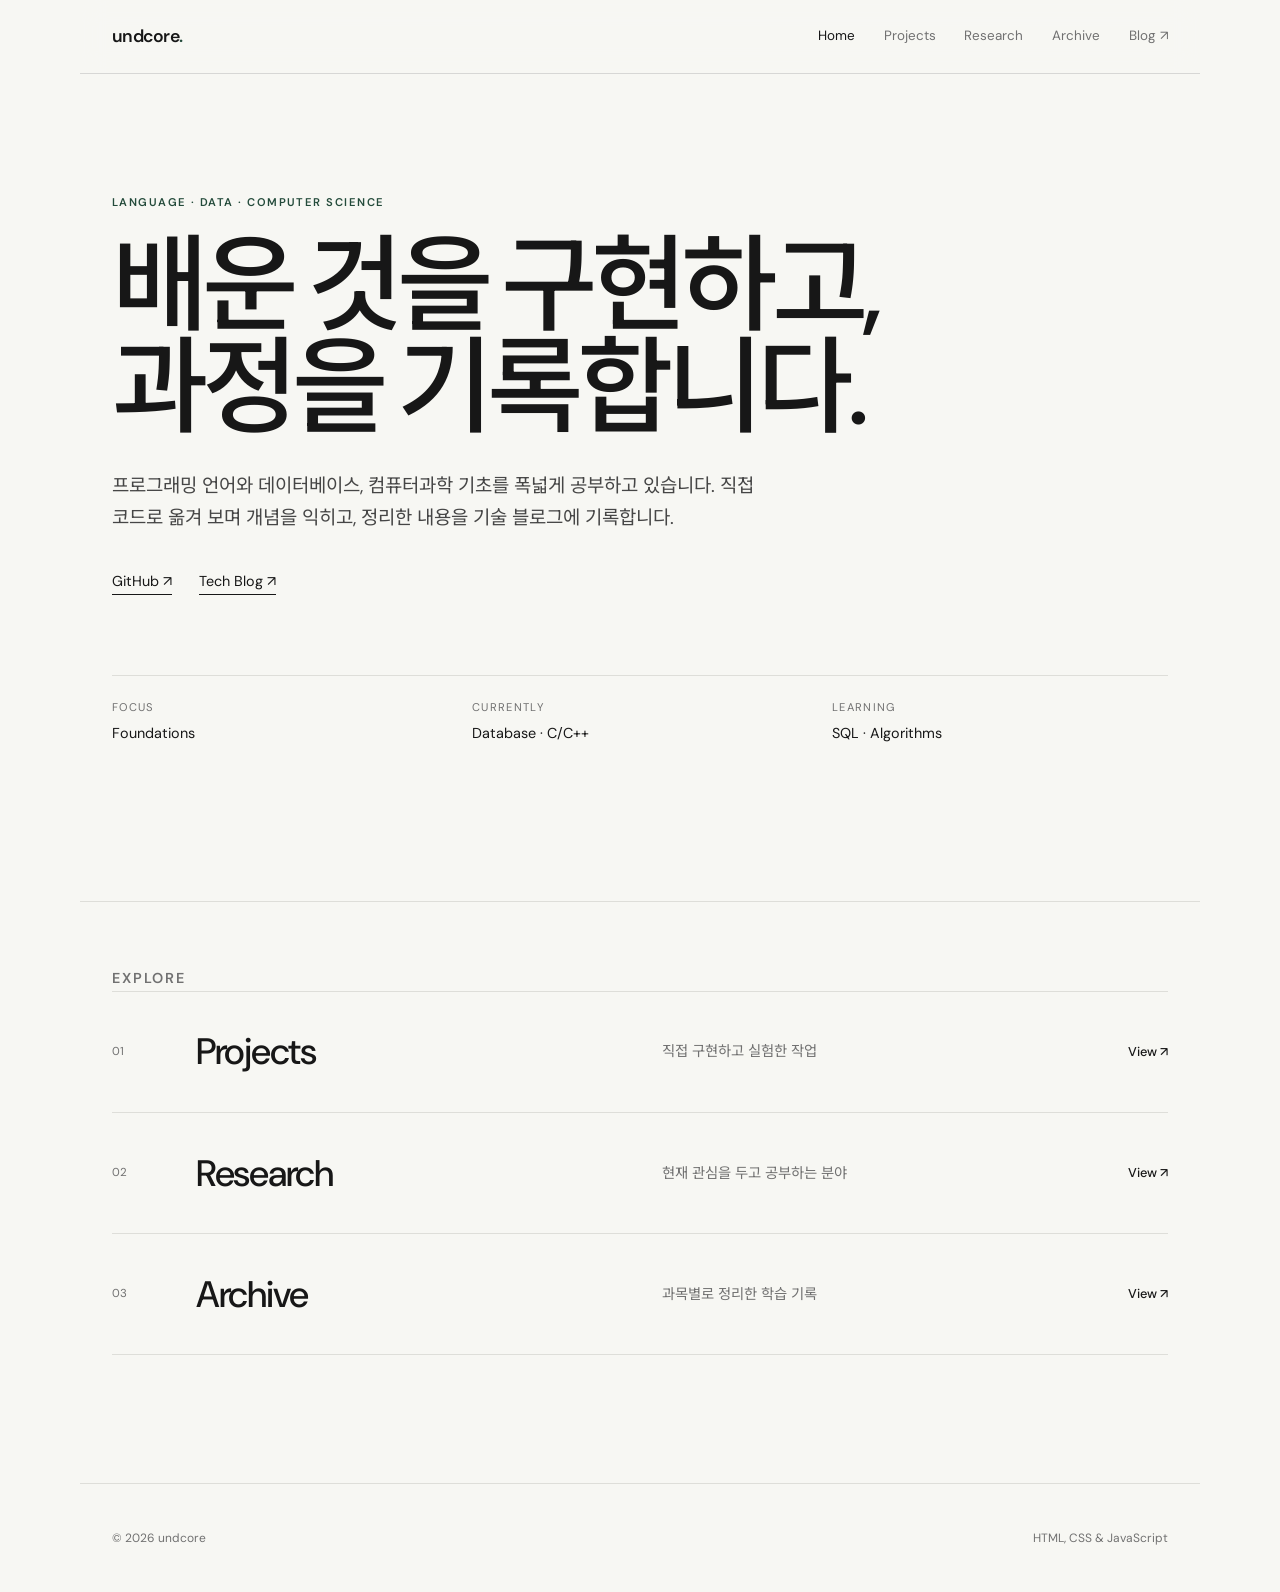
<file: index.html>
<!doctype html>
<html lang="ko">
<head>
  <meta charset="utf-8"><meta name="viewport" content="width=device-width, initial-scale=1">
  <title>undcore | Portfolio</title>
  <link rel="icon" href="assets/img/und-favicon.ico">
  <link rel="preconnect" href="https://fonts.googleapis.com"><link rel="preconnect" href="https://fonts.gstatic.com" crossorigin>
  <link href="https://fonts.googleapis.com/css2?family=DM+Sans:wght@400;500;600&family=Noto+Sans+KR:wght@400;500;600&display=swap" rel="stylesheet">
  <link rel="stylesheet" href="assets/css/style.css"><script src="assets/js/main.js" defer></script>
</head>
<body>
  <a class="skip-link" href="#main">본문으로 건너뛰기</a>
  <header class="site-header"><a class="wordmark" href="index.html">undcore<span>.</span></a><button class="menu-button" type="button" aria-expanded="false" aria-controls="site-nav">Menu</button><nav id="site-nav" class="site-nav" aria-label="주요 메뉴"><a class="active" href="index.html">Home</a><a href="pages/projects.html">Projects</a><a href="pages/research.html">Research</a><a href="pages/archive.html">Archive</a><a href="https://rungch.tistory.com" target="_blank" rel="noreferrer">Blog ↗</a></nav></header>
  <main id="main">
    <section class="hero section"><p class="eyebrow">Language · Data · Computer Science</p><h1>배운 것을 구현하고,<br>과정을 기록합니다.</h1><p class="hero-copy">프로그래밍 언어와 데이터베이스, 컴퓨터과학 기초를 폭넓게 공부하고 있습니다. 직접 코드로 옮겨 보며 개념을 익히고, 정리한 내용을 기술 블로그에 기록합니다.</p><div class="hero-links"><a class="text-link" href="https://github.com/undcore" target="_blank" rel="noreferrer">GitHub ↗</a><a class="text-link" href="https://rungch.tistory.com" target="_blank" rel="noreferrer">Tech Blog ↗</a></div><dl class="focus-list"><div><dt>Focus</dt><dd>Foundations</dd></div><div><dt>Currently</dt><dd>Database · C/C++</dd></div><div><dt>Learning</dt><dd>SQL · Algorithms</dd></div></dl></section>
    <section class="section home-directory"><p class="eyebrow">Explore</p><a href="pages/projects.html"><span>01</span><h2>Projects</h2><p>직접 구현하고 실험한 작업</p><strong>View ↗</strong></a><a href="pages/research.html"><span>02</span><h2>Research</h2><p>현재 관심을 두고 공부하는 분야</p><strong>View ↗</strong></a><a href="pages/archive.html"><span>03</span><h2>Archive</h2><p>과목별로 정리한 학습 기록</p><strong>View ↗</strong></a></section>
  </main>
  <footer><p>© <span id="year">2026</span> undcore</p><p>HTML, CSS &amp; JavaScript</p></footer>
</body></html>
</file>
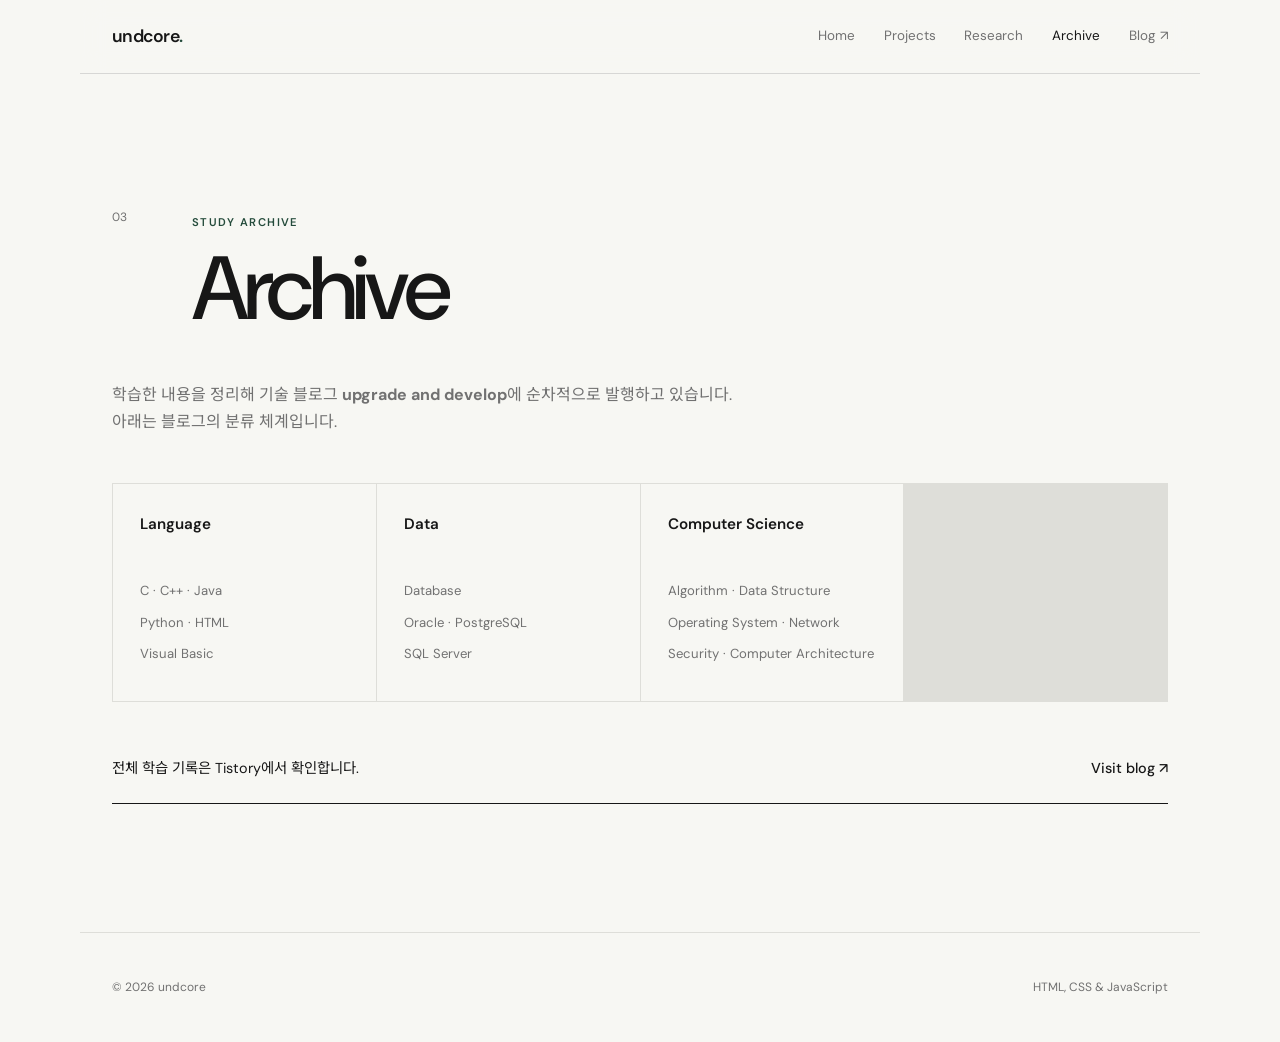
<file: pages/archive.html>
<!doctype html><html lang="ko"><head><meta charset="utf-8"><meta name="viewport" content="width=device-width, initial-scale=1"><title>Archive | undcore</title><link rel="preconnect" href="https://fonts.googleapis.com"><link rel="preconnect" href="https://fonts.gstatic.com" crossorigin><link href="https://fonts.googleapis.com/css2?family=DM+Sans:wght@400;500;600&family=Noto+Sans+KR:wght@400;500;600&display=swap" rel="stylesheet"><link rel="stylesheet" href="../assets/css/style.css"><script src="../assets/js/main.js" defer></script></head>
<body><a class="skip-link" href="#main">본문으로 건너뛰기</a><header class="site-header"><a class="wordmark" href="../index.html">undcore<span>.</span></a><button class="menu-button" type="button" aria-expanded="false" aria-controls="site-nav">Menu</button><nav id="site-nav" class="site-nav" aria-label="주요 메뉴"><a href="../index.html">Home</a><a href="projects.html">Projects</a><a href="research.html">Research</a><a class="active" href="archive.html">Archive</a><a href="https://rungch.tistory.com" target="_blank" rel="noreferrer">Blog ↗</a></nav></header>
<main id="main"><section class="section page-section"><div class="section-heading"><p class="section-index">03</p><div><p class="eyebrow">Study archive</p><h1 class="page-title">Archive</h1></div></div><p class="archive-intro">학습한 내용을 정리해 기술 블로그 <b>upgrade and develop</b>에 순차적으로 발행하고 있습니다. 아래는 블로그의 분류 체계입니다.</p><div class="archive-grid"><article><h2>Language</h2><p>C · C++ · Java</p><p>Python · HTML</p><p>Visual Basic</p></article><article><h2>Data</h2><p>Database</p><p>Oracle · PostgreSQL</p><p>SQL Server</p></article><article><h2>Computer Science</h2><p>Algorithm · Data Structure</p><p>Operating System · Network</p><p>Security · Computer Architecture</p></article></div><a class="blog-cta" href="https://rungch.tistory.com" target="_blank" rel="noreferrer"><span>전체 학습 기록은 Tistory에서 확인합니다.</span><strong>Visit blog ↗</strong></a></section></main><footer><p>© <span id="year">2026</span> undcore</p><p>HTML, CSS &amp; JavaScript</p></footer></body></html>
</file>
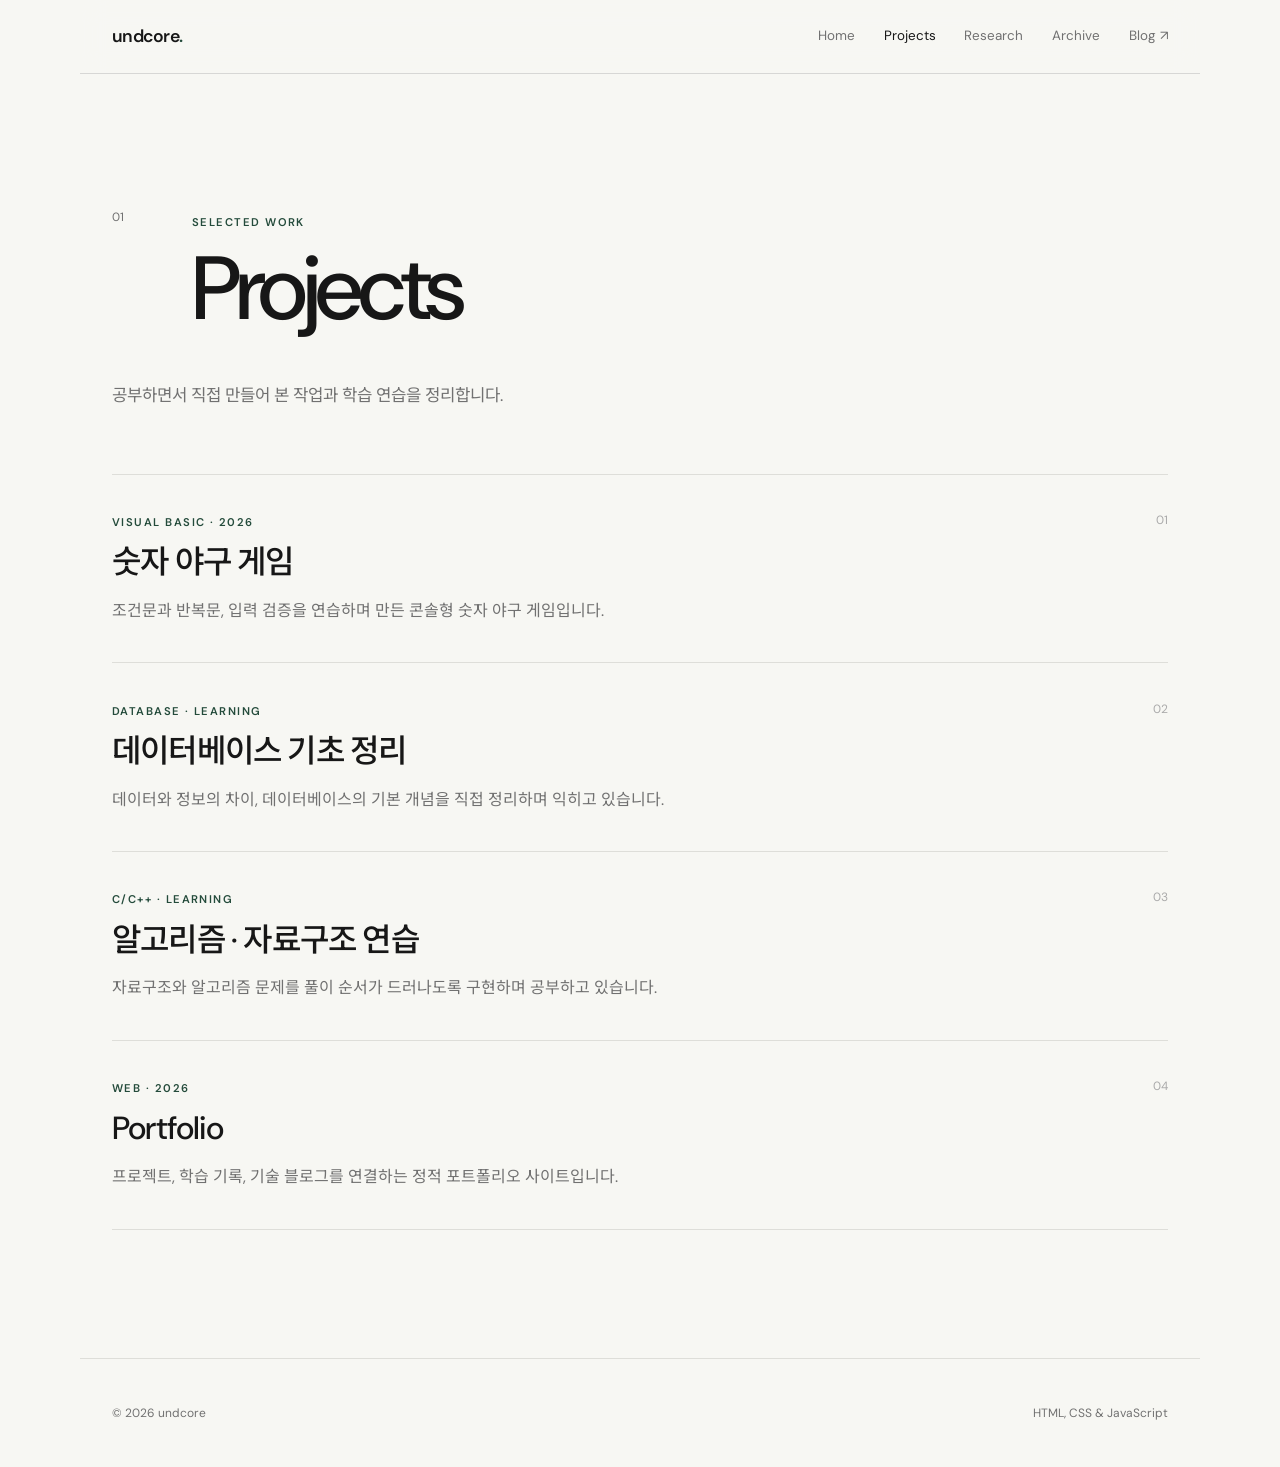
<file: pages/projects.html>
<!doctype html><html lang="ko"><head><meta charset="utf-8"><meta name="viewport" content="width=device-width, initial-scale=1"><title>Projects | undcore</title><link rel="preconnect" href="https://fonts.googleapis.com"><link rel="preconnect" href="https://fonts.gstatic.com" crossorigin><link href="https://fonts.googleapis.com/css2?family=DM+Sans:wght@400;500;600&family=Noto+Sans+KR:wght@400;500;600&display=swap" rel="stylesheet"><link rel="stylesheet" href="../assets/css/style.css"><script src="../assets/js/main.js" defer></script></head>
<body><a class="skip-link" href="#main">본문으로 건너뛰기</a><header class="site-header"><a class="wordmark" href="../index.html">undcore<span>.</span></a><button class="menu-button" type="button" aria-expanded="false" aria-controls="site-nav">Menu</button><nav id="site-nav" class="site-nav" aria-label="주요 메뉴"><a href="../index.html">Home</a><a class="active" href="projects.html">Projects</a><a href="research.html">Research</a><a href="archive.html">Archive</a><a href="https://rungch.tistory.com" target="_blank" rel="noreferrer">Blog ↗</a></nav></header>
<main id="main"><section class="section page-section"><div class="section-heading"><p class="section-index">01</p><div><p class="eyebrow">Selected work</p><h1 class="page-title">Projects</h1></div></div><p class="page-intro">공부하면서 직접 만들어 본 작업과 학습 연습을 정리합니다.</p><div class="project-list"><article class="project"><div><p class="meta">Visual Basic · 2026</p><h2>숫자 야구 게임</h2><p>조건문과 반복문, 입력 검증을 연습하며 만든 콘솔형 숫자 야구 게임입니다.</p></div><span>01</span></article><article class="project"><div><p class="meta">Database · Learning</p><h2>데이터베이스 기초 정리</h2><p>데이터와 정보의 차이, 데이터베이스의 기본 개념을 직접 정리하며 익히고 있습니다.</p></div><span>02</span></article><article class="project"><div><p class="meta">C/C++ · Learning</p><h2>알고리즘 · 자료구조 연습</h2><p>자료구조와 알고리즘 문제를 풀이 순서가 드러나도록 구현하며 공부하고 있습니다.</p></div><span>03</span></article><article class="project"><div><p class="meta">Web · 2026</p><h2>Portfolio</h2><p>프로젝트, 학습 기록, 기술 블로그를 연결하는 정적 포트폴리오 사이트입니다.</p></div><span>04</span></article></div></section></main><footer><p>© <span id="year">2026</span> undcore</p><p>HTML, CSS &amp; JavaScript</p></footer></body></html>
</file>
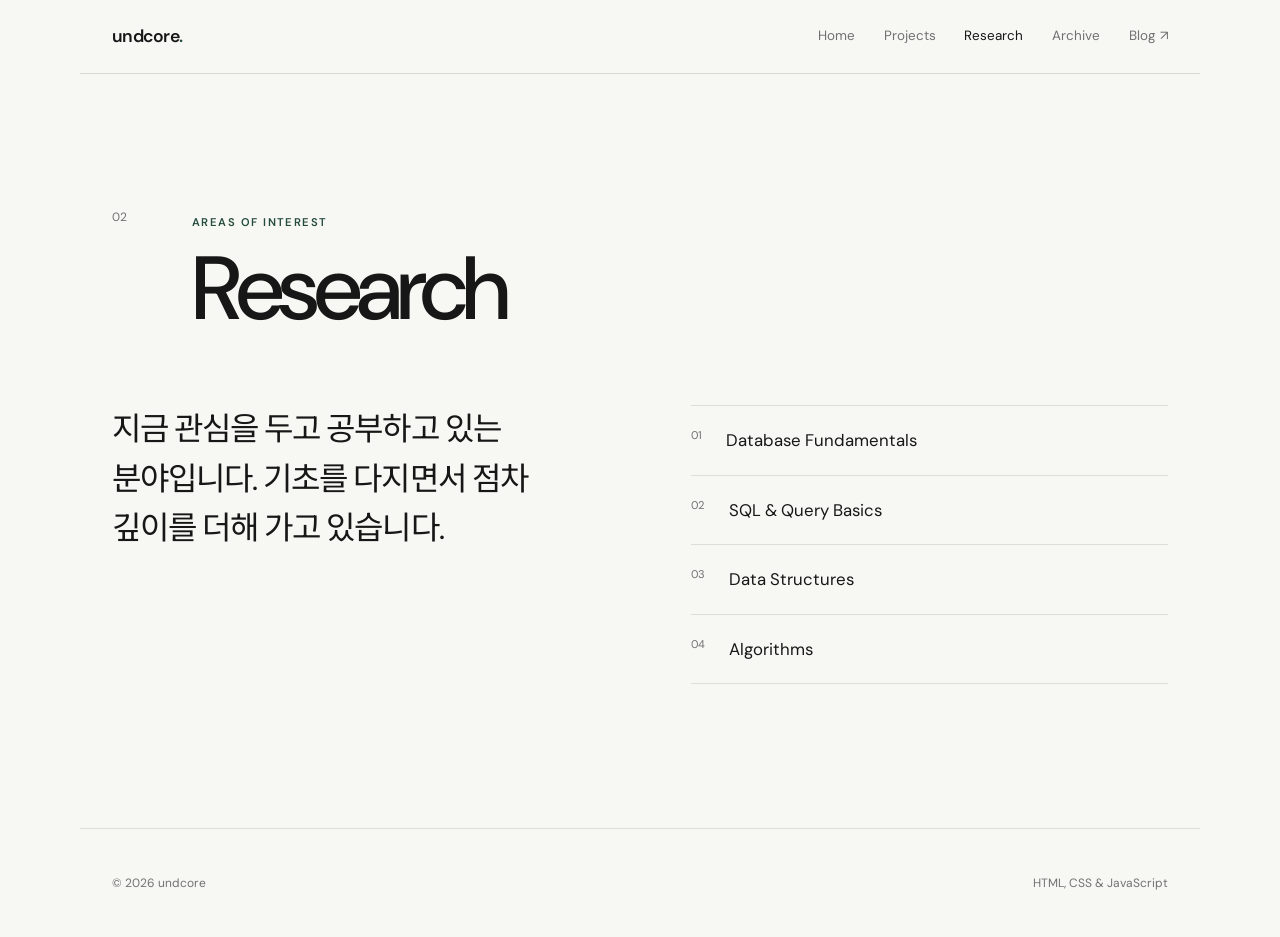
<file: pages/research.html>
<!doctype html><html lang="ko"><head><meta charset="utf-8"><meta name="viewport" content="width=device-width, initial-scale=1"><title>Research | undcore</title><link rel="preconnect" href="https://fonts.googleapis.com"><link rel="preconnect" href="https://fonts.gstatic.com" crossorigin><link href="https://fonts.googleapis.com/css2?family=DM+Sans:wght@400;500;600&family=Noto+Sans+KR:wght@400;500;600&display=swap" rel="stylesheet"><link rel="stylesheet" href="../assets/css/style.css"><script src="../assets/js/main.js" defer></script></head>
<body><a class="skip-link" href="#main">본문으로 건너뛰기</a><header class="site-header"><a class="wordmark" href="../index.html">undcore<span>.</span></a><button class="menu-button" type="button" aria-expanded="false" aria-controls="site-nav">Menu</button><nav id="site-nav" class="site-nav" aria-label="주요 메뉴"><a href="../index.html">Home</a><a href="projects.html">Projects</a><a class="active" href="research.html">Research</a><a href="archive.html">Archive</a><a href="https://rungch.tistory.com" target="_blank" rel="noreferrer">Blog ↗</a></nav></header>
<main id="main"><section class="section page-section"><div class="section-heading"><p class="section-index">02</p><div><p class="eyebrow">Areas of interest</p><h1 class="page-title">Research</h1></div></div><div class="research-layout"><p class="lead">지금 관심을 두고 공부하고 있는 분야입니다. 기초를 다지면서 점차 깊이를 더해 가고 있습니다.</p><ol class="topic-list"><li><span>01</span>Database Fundamentals</li><li><span>02</span>SQL &amp; Query Basics</li><li><span>03</span>Data Structures</li><li><span>04</span>Algorithms</li></ol></div></section></main><footer><p>© <span id="year">2026</span> undcore</p><p>HTML, CSS &amp; JavaScript</p></footer></body></html>
</file>
<file: assets/css/style.css>
:root{--ink:#171717;--muted:#717171;--line:#deded9;--paper:#f7f7f3;--accent:#244b3b;--max:1120px}*{box-sizing:border-box}html{scroll-behavior:smooth}body{margin:0;background:var(--paper);color:var(--ink);font-family:"DM Sans","Noto Sans KR",sans-serif;font-size:16px;line-height:1.7}a{color:inherit;text-decoration:none}.skip-link{position:fixed;left:1rem;top:-5rem;z-index:20;background:var(--ink);color:white;padding:.7rem 1rem}.skip-link:focus{top:1rem}.site-header{position:sticky;top:0;z-index:10;display:flex;align-items:center;justify-content:space-between;max-width:var(--max);margin:auto;padding:1.35rem 2rem;border-bottom:1px solid rgba(23,23,23,.14);background:rgba(247,247,243,.92);backdrop-filter:blur(12px)}.wordmark{font-size:1.1rem;font-weight:600;letter-spacing:-.03em}.wordmark span{color:var(--accent)}.site-nav{display:flex;gap:1.8rem;font-size:.84rem}.site-nav a{color:var(--muted);transition:color .2s}.site-nav a:hover,.site-nav a.active{color:var(--ink)}.menu-button{display:none;border:0;background:none;font:inherit;font-size:.84rem}.section{max-width:var(--max);margin:auto;padding:8rem 2rem}.hero{min-height:calc(100vh - 73px);display:flex;flex-direction:column;justify-content:center;padding-top:5rem}.eyebrow,.meta{text-transform:uppercase;letter-spacing:.13em;font-size:.7rem;font-weight:600;color:var(--accent)}h1{max-width:900px;margin:.8rem 0 1.8rem;font-size:clamp(3.2rem,8.2vw,7.2rem);line-height:.98;letter-spacing:-.065em;font-weight:500}.hero-copy{max-width:680px;margin:0;color:#464646;font-size:clamp(1rem,1.5vw,1.18rem);word-break:keep-all}.hero-links{display:flex;gap:1.7rem;margin-top:2.2rem}.text-link{border-bottom:1px solid var(--ink);font-size:.9rem}.focus-list{display:grid;grid-template-columns:repeat(3,1fr);gap:1.5rem;margin:5rem 0 0;padding-top:1.4rem;border-top:1px solid var(--line)}.focus-list div{display:grid;gap:.25rem}.focus-list dt{font-size:.7rem;text-transform:uppercase;letter-spacing:.12em;color:var(--muted)}.focus-list dd{margin:0;font-size:.9rem}.ruled-section{border-top:1px solid var(--line)}.section-heading{display:grid;grid-template-columns:80px 1fr;margin-bottom:4.5rem}.section-index{margin:.3rem 0;color:var(--muted);font-size:.75rem}.section-heading h2{margin:.2rem 0 0;font-size:clamp(2.8rem,6vw,5.2rem);line-height:1;letter-spacing:-.055em;font-weight:500}.project{display:grid;grid-template-columns:1fr auto;gap:2rem;padding:2.2rem 0;border-top:1px solid var(--line)}.project:last-child{border-bottom:1px solid var(--line)}.project h3{margin:.15rem 0 .45rem;font-size:clamp(1.45rem,2.5vw,2rem);font-weight:500;letter-spacing:-.025em}.project p{max-width:620px;margin:.2rem 0;color:var(--muted);word-break:keep-all}.project .meta{color:var(--accent)}.project>span{color:#aaa;font-size:.75rem}.research-layout{display:grid;grid-template-columns:1fr 1fr;gap:8vw}.lead{margin:0;max-width:480px;font-size:clamp(1.4rem,2.6vw,2rem);line-height:1.55;letter-spacing:-.03em;word-break:keep-all}.topic-list{margin:0;padding:0;list-style:none}.topic-list li{display:flex;gap:1.5rem;padding:1.25rem 0;border-top:1px solid var(--line);font-size:1.05rem}.topic-list li:last-child{border-bottom:1px solid var(--line)}.topic-list span{color:var(--muted);font-size:.7rem}.archive-intro{max-width:650px;margin:-1.5rem 0 3rem;color:var(--muted);word-break:keep-all}.archive-grid{display:grid;grid-template-columns:repeat(4,1fr);gap:1px;background:var(--line);border:1px solid var(--line)}.archive-grid article{padding:1.7rem;background:var(--paper)}.archive-grid h3{min-height:3rem;margin:0 0 1.3rem;font-size:.95rem;font-weight:600}.archive-grid p{display:flex;justify-content:space-between;margin:.55rem 0;color:var(--muted);font-size:.82rem}.archive-grid b{font-weight:400;color:#aaa}.blog-cta{display:flex;justify-content:space-between;gap:2rem;margin-top:2rem;padding:1.4rem 0;border-bottom:1px solid var(--ink);font-size:.9rem}.blog-cta strong{font-weight:500;white-space:nowrap}footer{display:flex;justify-content:space-between;max-width:var(--max);margin:auto;padding:2rem;border-top:1px solid var(--line);color:var(--muted);font-size:.75rem}@media(max-width:720px){.site-header{padding:1.1rem 1.25rem}.menu-button{display:block}.site-nav{position:absolute;display:none;top:100%;left:0;right:0;flex-direction:column;gap:0;padding:.5rem 1.25rem 1.2rem;background:var(--paper);border-bottom:1px solid var(--line)}.site-nav.open{display:flex}.site-nav a{padding:.65rem 0}.section{padding:5.5rem 1.25rem}.hero{min-height:calc(100svh - 62px)}h1{font-size:clamp(3rem,15vw,5rem)}.focus-list{grid-template-columns:1fr;margin-top:4rem}.section-heading{grid-template-columns:45px 1fr;margin-bottom:3rem}.research-layout{grid-template-columns:1fr;gap:3rem}.archive-grid{grid-template-columns:1fr 1fr}.blog-cta,footer{flex-direction:column}footer{gap:.2rem;padding:1.5rem 1.25rem}footer p{margin:0}}@media(max-width:440px){.archive-grid{grid-template-columns:1fr}.archive-grid h3{min-height:0}.hero-links{flex-direction:column;align-items:flex-start;gap:.8rem}}
@media(prefers-reduced-motion:reduce){html{scroll-behavior:auto}}
.page-section{min-height:calc(100vh - 146px)}.page-title{margin:.2rem 0 0;font-size:clamp(3.2rem,7vw,6.2rem);line-height:1;letter-spacing:-.06em;font-weight:500}.page-intro{max-width:620px;margin:-1.5rem 0 4rem;color:var(--muted);font-size:1.05rem}.project h2{margin:.15rem 0 .45rem;font-size:clamp(1.45rem,2.5vw,2rem);font-weight:500;letter-spacing:-.025em}.archive-grid h2{min-height:3rem;margin:0 0 1.3rem;font-size:.95rem;font-weight:600}.home-directory{padding-top:4rem;border-top:1px solid var(--line)}.home-directory>a{display:grid;grid-template-columns:60px 1fr 1fr auto;align-items:center;gap:1.5rem;padding:1.8rem 0;border-top:1px solid var(--line)}.home-directory>a:last-child{border-bottom:1px solid var(--line)}.home-directory span{color:var(--muted);font-size:.72rem}.home-directory h2{margin:0;font-size:clamp(1.5rem,3vw,2.3rem);font-weight:500;letter-spacing:-.035em}.home-directory p{margin:0;color:var(--muted);font-size:.9rem}.home-directory strong{font-size:.8rem;font-weight:500}
@media(max-width:720px){.page-section{min-height:calc(100svh - 127px)}.home-directory>a{grid-template-columns:36px 1fr auto}.home-directory>a p{display:none}.page-intro{margin-top:-1rem}.archive-grid h2{min-height:0}}
</file>
